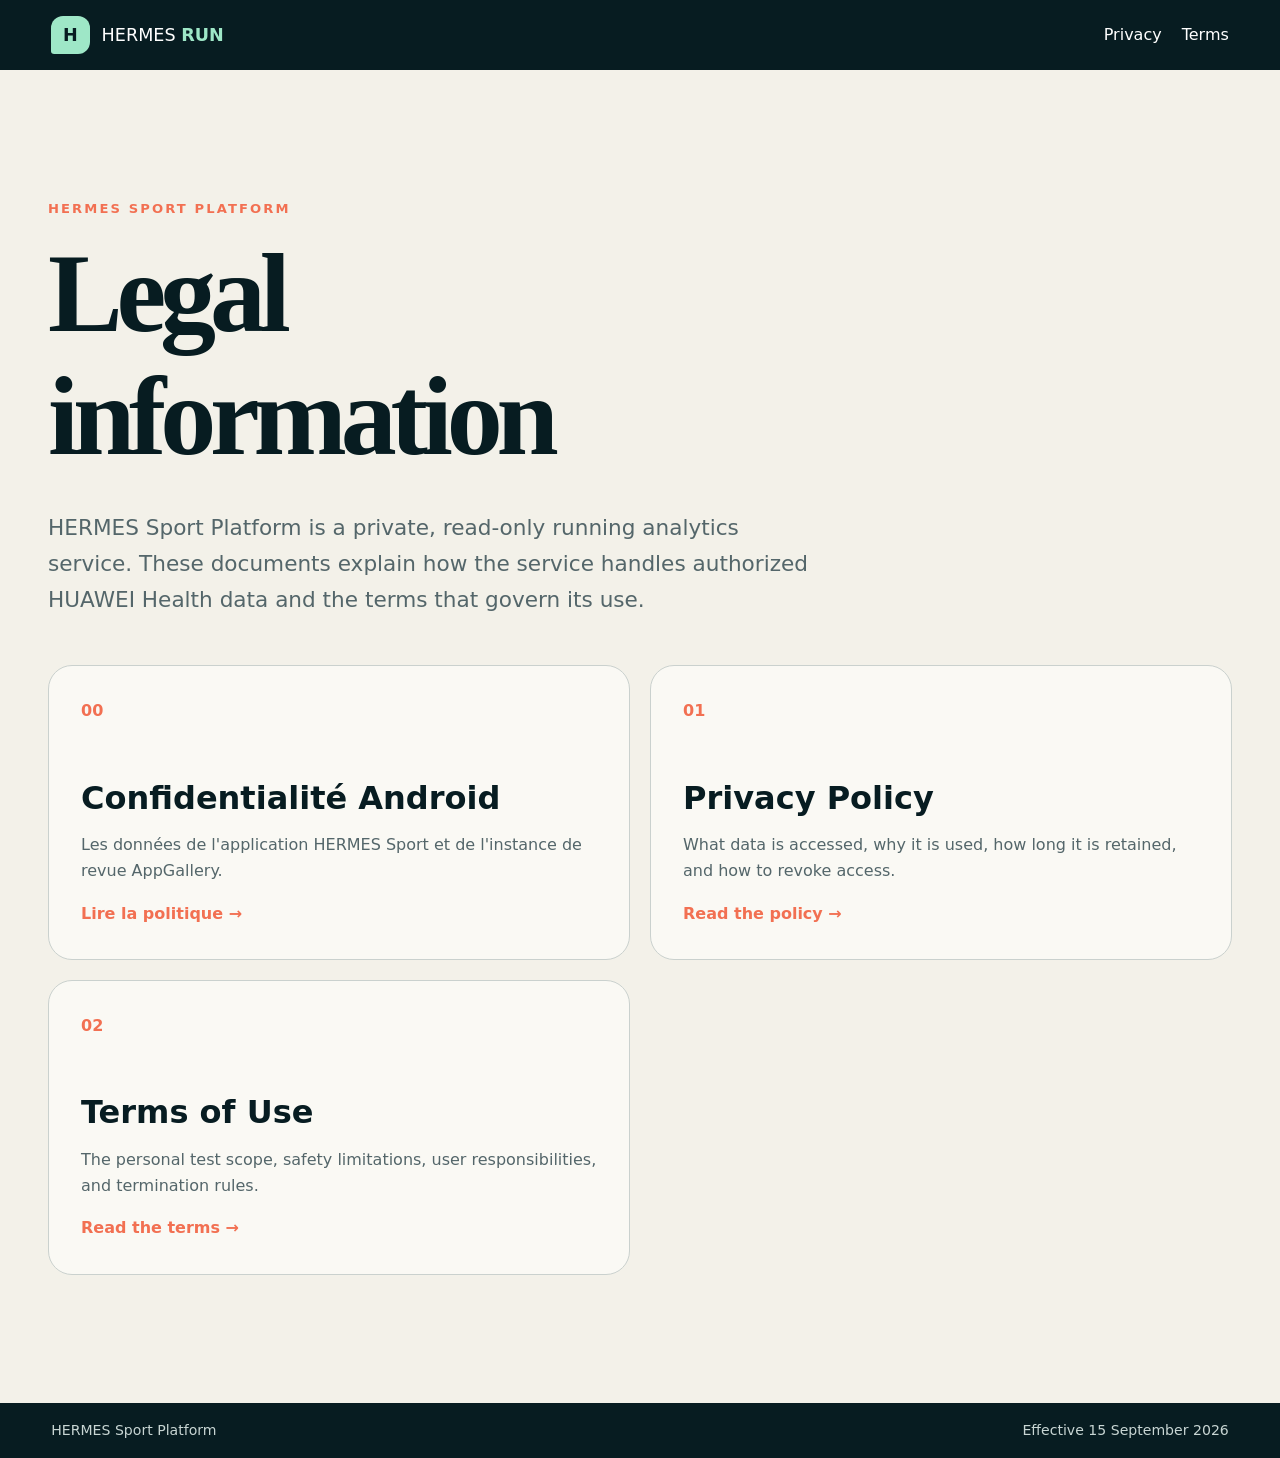
<file: index.html>
<!doctype html>
<html lang="en">
  <head>
    <meta charset="utf-8">
    <meta name="viewport" content="width=device-width, initial-scale=1">
    <meta name="description" content="Legal information for HERMES Sport Platform.">
    <title>HERMES Sport Platform — Legal</title>
    <link rel="stylesheet" href="assets/style.css">
  </head>
  <body>
    <header class="site-header">
      <a class="brand" href="./" aria-label="HERMES Sport Platform legal home">
        <span class="brand-mark" aria-hidden="true">H</span>
        <span>HERMES <strong>RUN</strong></span>
      </a>
      <nav aria-label="Legal navigation">
        <a href="privacy/">Privacy</a>
        <a href="terms/">Terms</a>
      </nav>
    </header>

    <main class="landing">
      <p class="eyebrow">HERMES SPORT PLATFORM</p>
      <h1>Legal information</h1>
      <p class="lede">
        HERMES Sport Platform is a private, read-only running analytics service. These documents
        explain how the service handles authorized HUAWEI Health data and the terms that govern its
        use.
      </p>
      <div class="card-grid">
        <a class="card" href="mobile/privacy/">
          <span class="card-number">00</span>
          <h2>Confidentialité Android</h2>
          <p>Les données de l'application HERMES Sport et de l'instance de revue AppGallery.</p>
          <span class="card-link">Lire la politique →</span>
        </a>
        <a class="card" href="privacy/">
          <span class="card-number">01</span>
          <h2>Privacy Policy</h2>
          <p>What data is accessed, why it is used, how long it is retained, and how to revoke access.</p>
          <span class="card-link">Read the policy →</span>
        </a>
        <a class="card" href="terms/">
          <span class="card-number">02</span>
          <h2>Terms of Use</h2>
          <p>The personal test scope, safety limitations, user responsibilities, and termination rules.</p>
          <span class="card-link">Read the terms →</span>
        </a>
      </div>
    </main>

    <footer>
      <span>HERMES Sport Platform</span>
      <span>Effective 15 September 2026</span>
    </footer>
  </body>
</html>
</file>
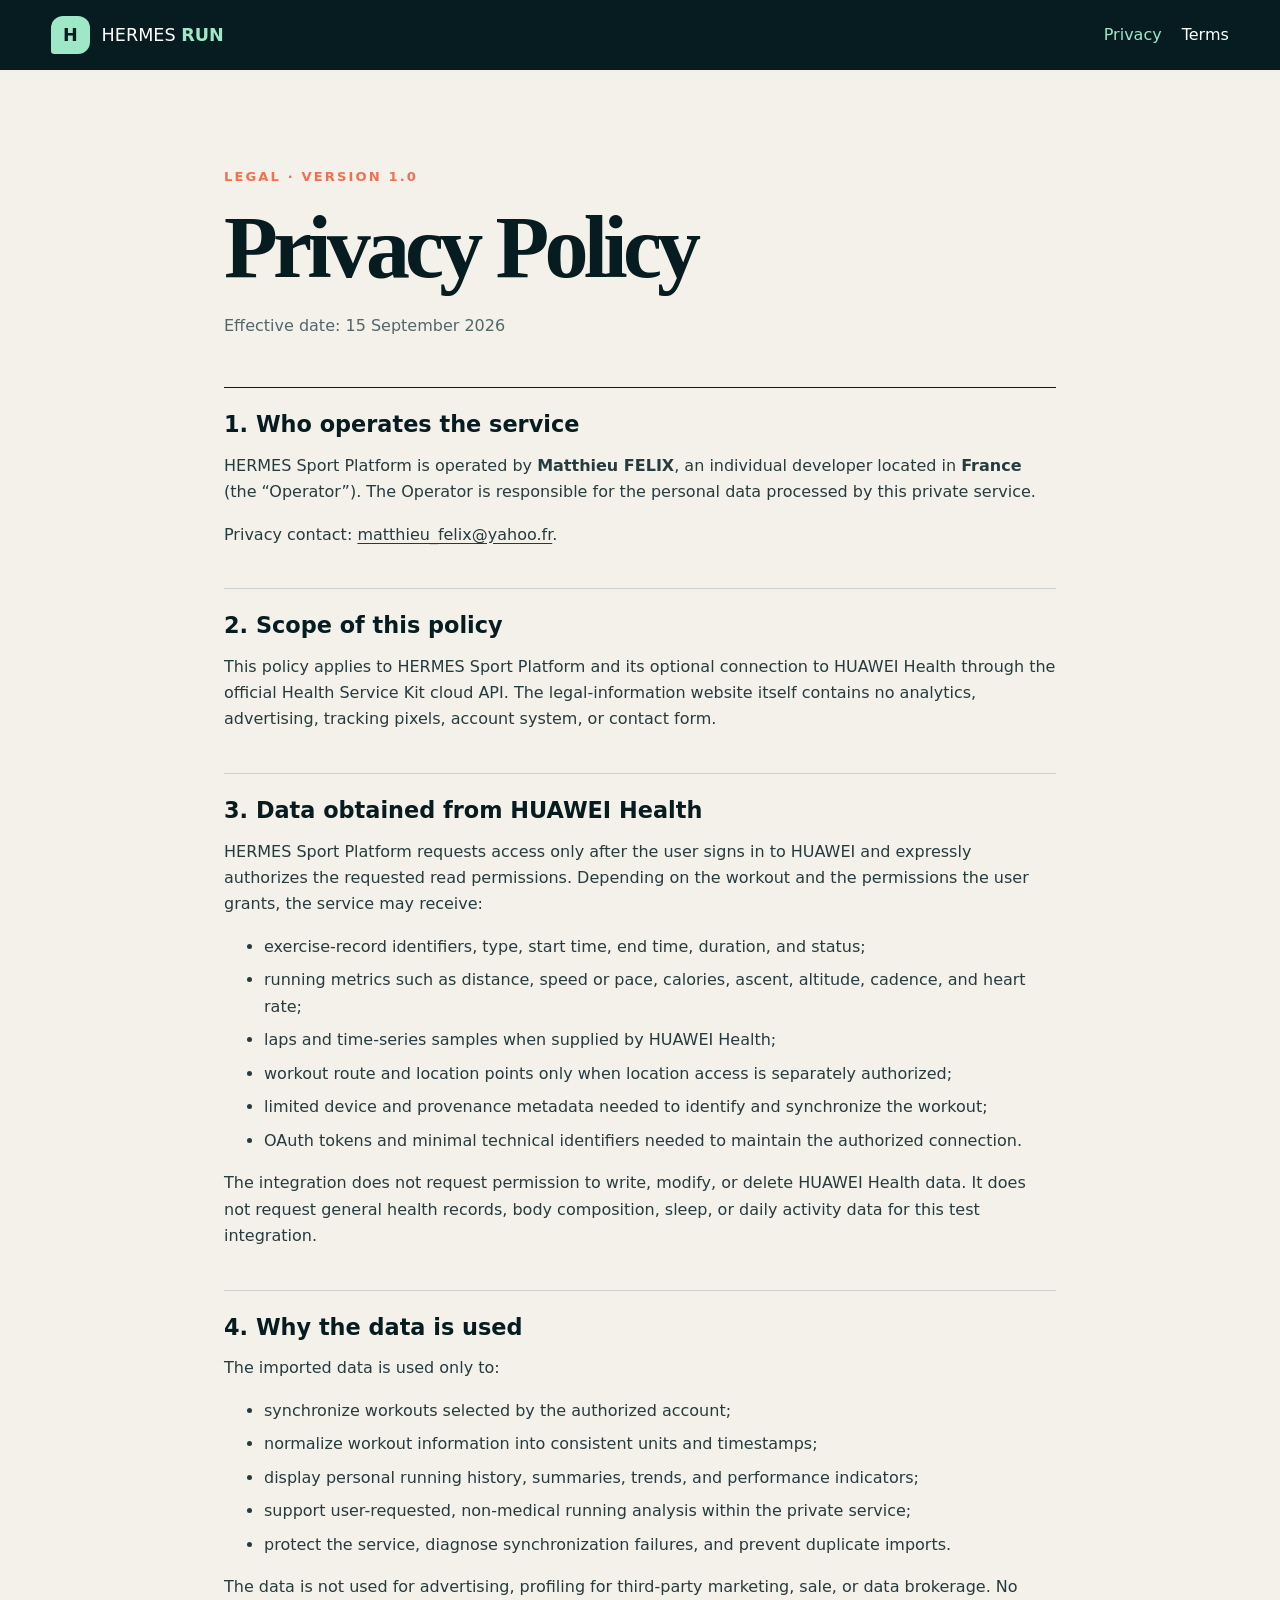
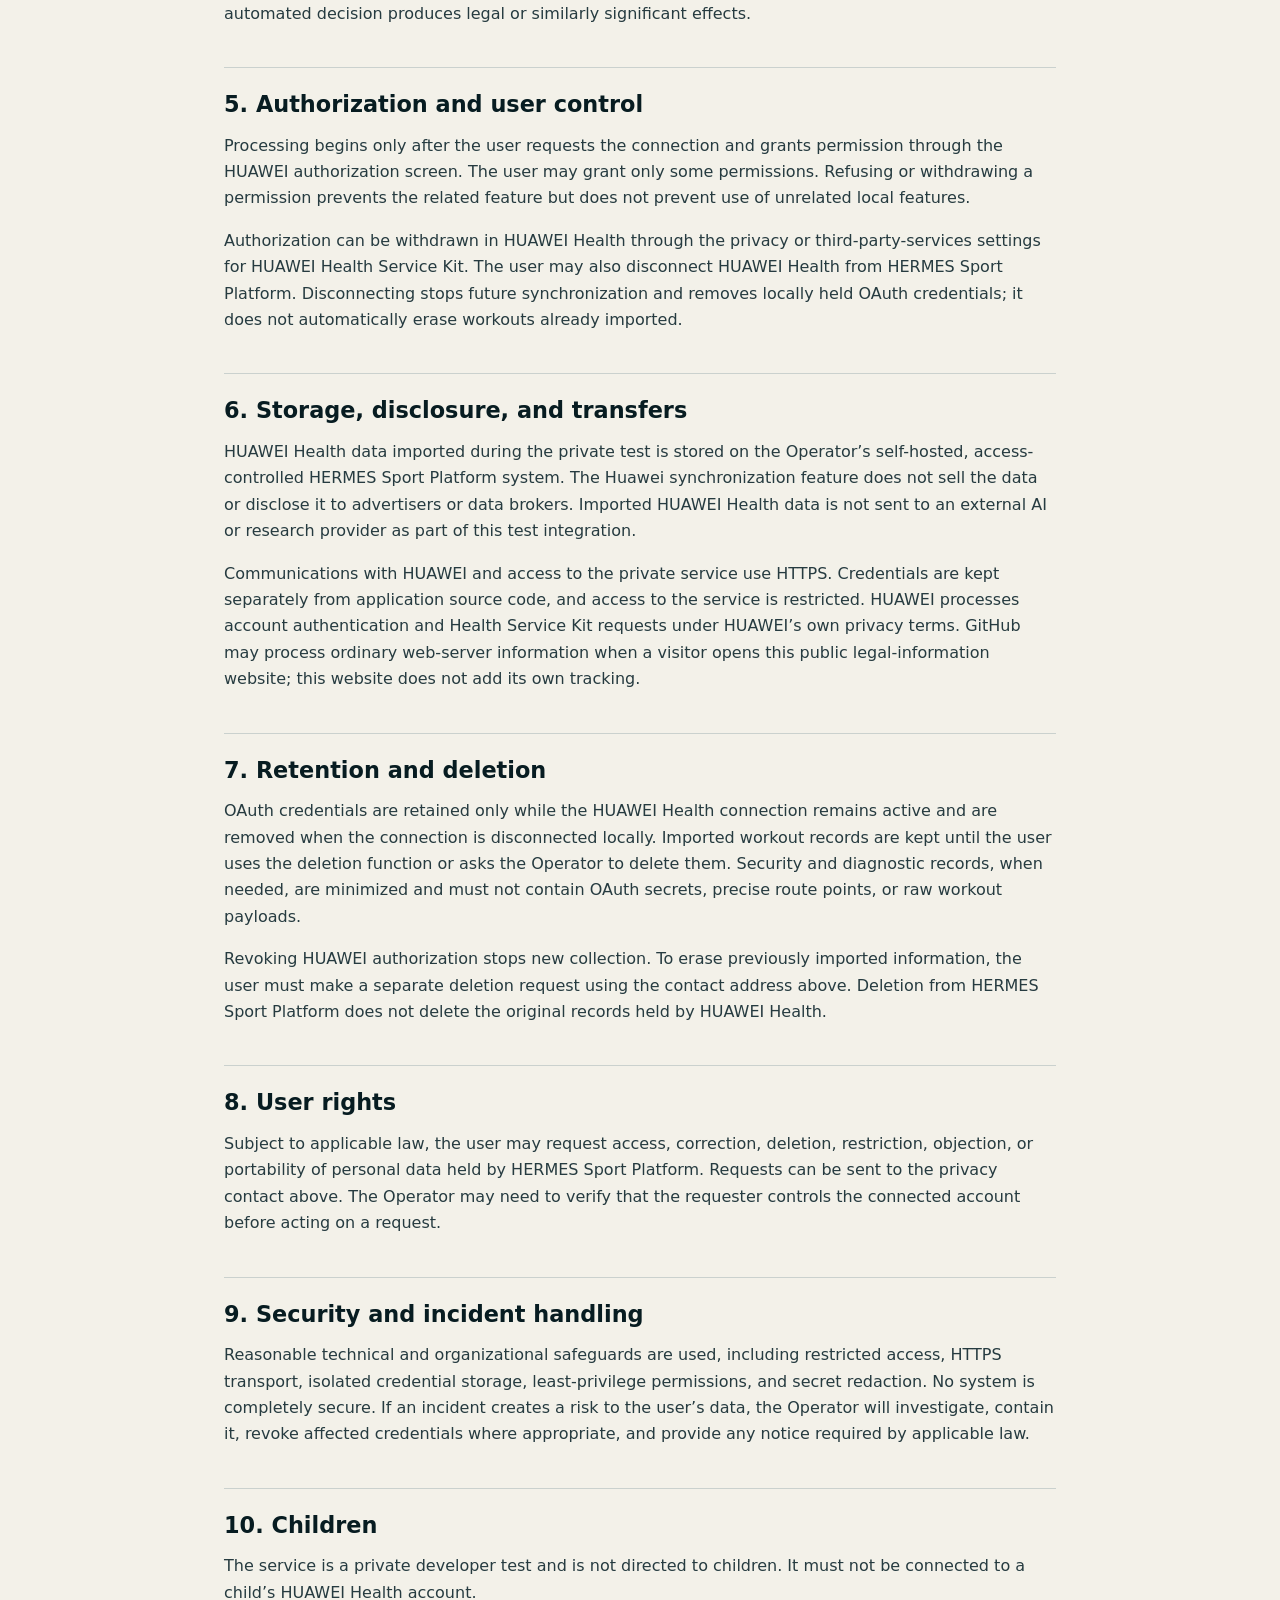
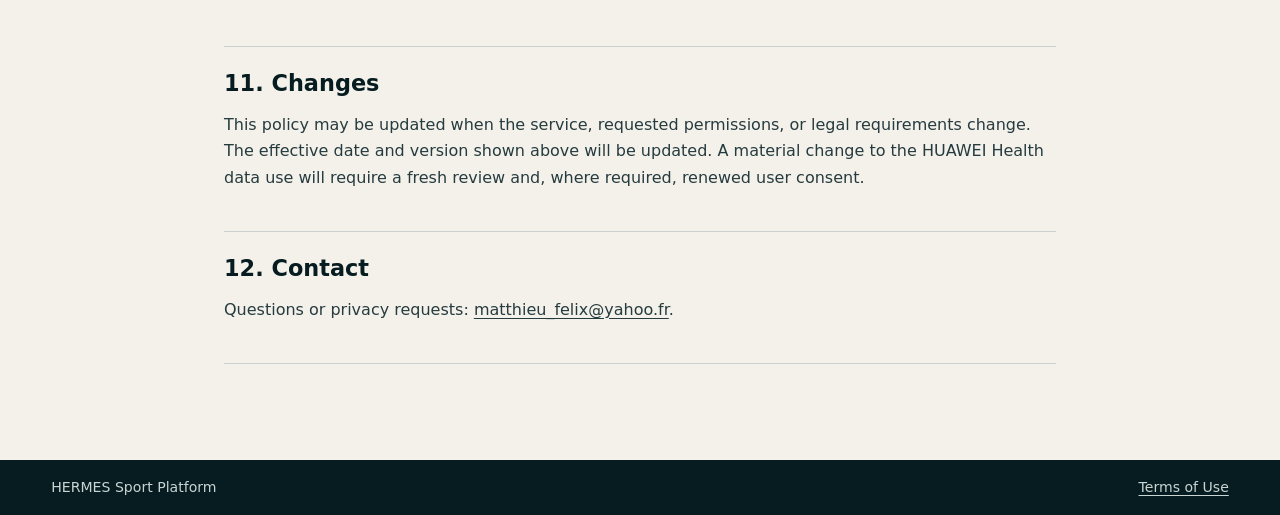
<file: privacy/index.html>
<!doctype html>
<html lang="en">
  <head>
    <meta charset="utf-8">
    <meta name="viewport" content="width=device-width, initial-scale=1">
    <meta name="description" content="Privacy Policy for HERMES Sport Platform.">
    <title>Privacy Policy — HERMES Sport Platform</title>
    <link rel="stylesheet" href="../assets/style.css">
  </head>
  <body>
    <header class="site-header">
      <a class="brand" href="../" aria-label="HERMES Sport Platform legal home">
        <span class="brand-mark" aria-hidden="true">H</span>
        <span>HERMES <strong>RUN</strong></span>
      </a>
      <nav aria-label="Legal navigation">
        <a aria-current="page" href="./">Privacy</a>
        <a href="../terms/">Terms</a>
      </nav>
    </header>

    <main class="document">
      <div class="document-heading">
        <p class="eyebrow">LEGAL · VERSION 1.0</p>
        <h1>Privacy Policy</h1>
        <p class="meta">Effective date: 15 September 2026</p>
      </div>

      <section>
        <h2>1. Who operates the service</h2>
        <p>
          HERMES Sport Platform is operated by <strong>Matthieu FELIX</strong>, an individual
          developer located in <strong>France</strong> (the “Operator”). The Operator is
          responsible for the personal data processed by this private service.
        </p>
        <p>Privacy contact: <a href="mailto:matthieu_felix@yahoo.fr">matthieu_felix@yahoo.fr</a>.</p>
      </section>

      <section>
        <h2>2. Scope of this policy</h2>
        <p>
          This policy applies to HERMES Sport Platform and its optional connection to HUAWEI Health
          through the official Health Service Kit cloud API. The legal-information website itself
          contains no analytics, advertising, tracking pixels, account system, or contact form.
        </p>
      </section>

      <section>
        <h2>3. Data obtained from HUAWEI Health</h2>
        <p>
          HERMES Sport Platform requests access only after the user signs in to HUAWEI and expressly
          authorizes the requested read permissions. Depending on the workout and the permissions the
          user grants, the service may receive:
        </p>
        <ul>
          <li>exercise-record identifiers, type, start time, end time, duration, and status;</li>
          <li>running metrics such as distance, speed or pace, calories, ascent, altitude, cadence, and heart rate;</li>
          <li>laps and time-series samples when supplied by HUAWEI Health;</li>
          <li>workout route and location points only when location access is separately authorized;</li>
          <li>limited device and provenance metadata needed to identify and synchronize the workout;</li>
          <li>OAuth tokens and minimal technical identifiers needed to maintain the authorized connection.</li>
        </ul>
        <p>
          The integration does not request permission to write, modify, or delete HUAWEI Health data.
          It does not request general health records, body composition, sleep, or daily activity data
          for this test integration.
        </p>
      </section>

      <section>
        <h2>4. Why the data is used</h2>
        <p>The imported data is used only to:</p>
        <ul>
          <li>synchronize workouts selected by the authorized account;</li>
          <li>normalize workout information into consistent units and timestamps;</li>
          <li>display personal running history, summaries, trends, and performance indicators;</li>
          <li>support user-requested, non-medical running analysis within the private service;</li>
          <li>protect the service, diagnose synchronization failures, and prevent duplicate imports.</li>
        </ul>
        <p>
          The data is not used for advertising, profiling for third-party marketing, sale, or data
          brokerage. No automated decision produces legal or similarly significant effects.
        </p>
      </section>

      <section>
        <h2>5. Authorization and user control</h2>
        <p>
          Processing begins only after the user requests the connection and grants permission through
          the HUAWEI authorization screen. The user may grant only some permissions. Refusing or
          withdrawing a permission prevents the related feature but does not prevent use of unrelated
          local features.
        </p>
        <p>
          Authorization can be withdrawn in HUAWEI Health through the privacy or third-party-services
          settings for HUAWEI Health Service Kit. The user may also disconnect HUAWEI Health from
          HERMES Sport Platform. Disconnecting stops future synchronization and removes locally held
          OAuth credentials; it does not automatically erase workouts already imported.
        </p>
      </section>

      <section>
        <h2>6. Storage, disclosure, and transfers</h2>
        <p>
          HUAWEI Health data imported during the private test is stored on the Operator’s self-hosted,
          access-controlled HERMES Sport Platform system. The Huawei synchronization feature does not
          sell the data or disclose it to advertisers or data brokers. Imported HUAWEI Health data is
          not sent to an external AI or research provider as part of this test integration.
        </p>
        <p>
          Communications with HUAWEI and access to the private service use HTTPS. Credentials are kept
          separately from application source code, and access to the service is restricted. HUAWEI
          processes account authentication and Health Service Kit requests under HUAWEI’s own privacy
          terms. GitHub may process ordinary web-server information when a visitor opens this public
          legal-information website; this website does not add its own tracking.
        </p>
      </section>

      <section>
        <h2>7. Retention and deletion</h2>
        <p>
          OAuth credentials are retained only while the HUAWEI Health connection remains active and
          are removed when the connection is disconnected locally. Imported workout records are kept
          until the user uses the deletion function or asks the Operator to delete them. Security and
          diagnostic records, when needed, are minimized and must not contain OAuth secrets, precise
          route points, or raw workout payloads.
        </p>
        <p>
          Revoking HUAWEI authorization stops new collection. To erase previously imported information,
          the user must make a separate deletion request using the contact address above. Deletion from
          HERMES Sport Platform does not delete the original records held by HUAWEI Health.
        </p>
      </section>

      <section>
        <h2>8. User rights</h2>
        <p>
          Subject to applicable law, the user may request access, correction, deletion, restriction,
          objection, or portability of personal data held by HERMES Sport Platform. Requests can be
          sent to the privacy contact above. The Operator may need to verify that the requester controls
          the connected account before acting on a request.
        </p>
      </section>

      <section>
        <h2>9. Security and incident handling</h2>
        <p>
          Reasonable technical and organizational safeguards are used, including restricted access,
          HTTPS transport, isolated credential storage, least-privilege permissions, and secret
          redaction. No system is completely secure. If an incident creates a risk to the user’s data,
          the Operator will investigate, contain it, revoke affected credentials where appropriate,
          and provide any notice required by applicable law.
        </p>
      </section>

      <section>
        <h2>10. Children</h2>
        <p>
          The service is a private developer test and is not directed to children. It must not be
          connected to a child’s HUAWEI Health account.
        </p>
      </section>

      <section>
        <h2>11. Changes</h2>
        <p>
          This policy may be updated when the service, requested permissions, or legal requirements
          change. The effective date and version shown above will be updated. A material change to the
          HUAWEI Health data use will require a fresh review and, where required, renewed user consent.
        </p>
      </section>

      <section>
        <h2>12. Contact</h2>
        <p>
          Questions or privacy requests: <a href="mailto:matthieu_felix@yahoo.fr">matthieu_felix@yahoo.fr</a>.
        </p>
      </section>
    </main>

    <footer>
      <span>HERMES Sport Platform</span>
      <span><a href="../terms/">Terms of Use</a></span>
    </footer>
  </body>
</html>
</file>
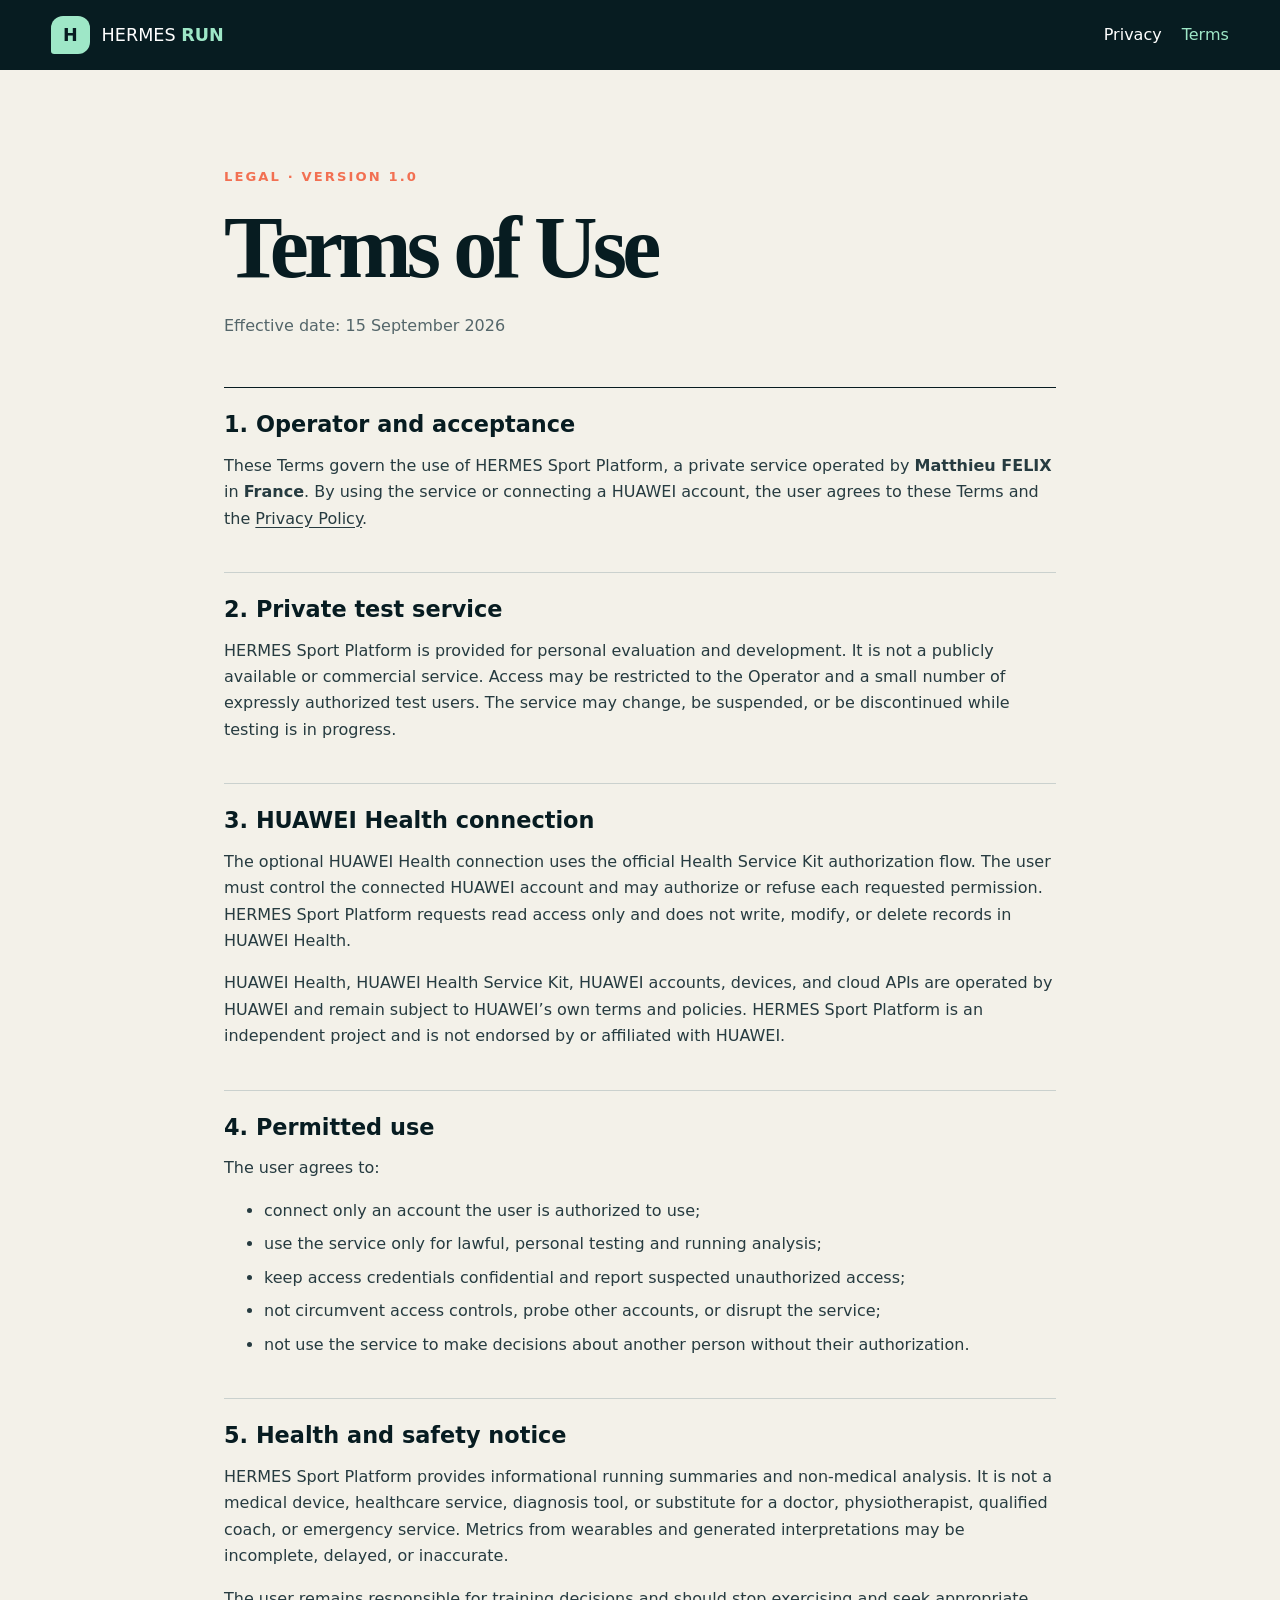
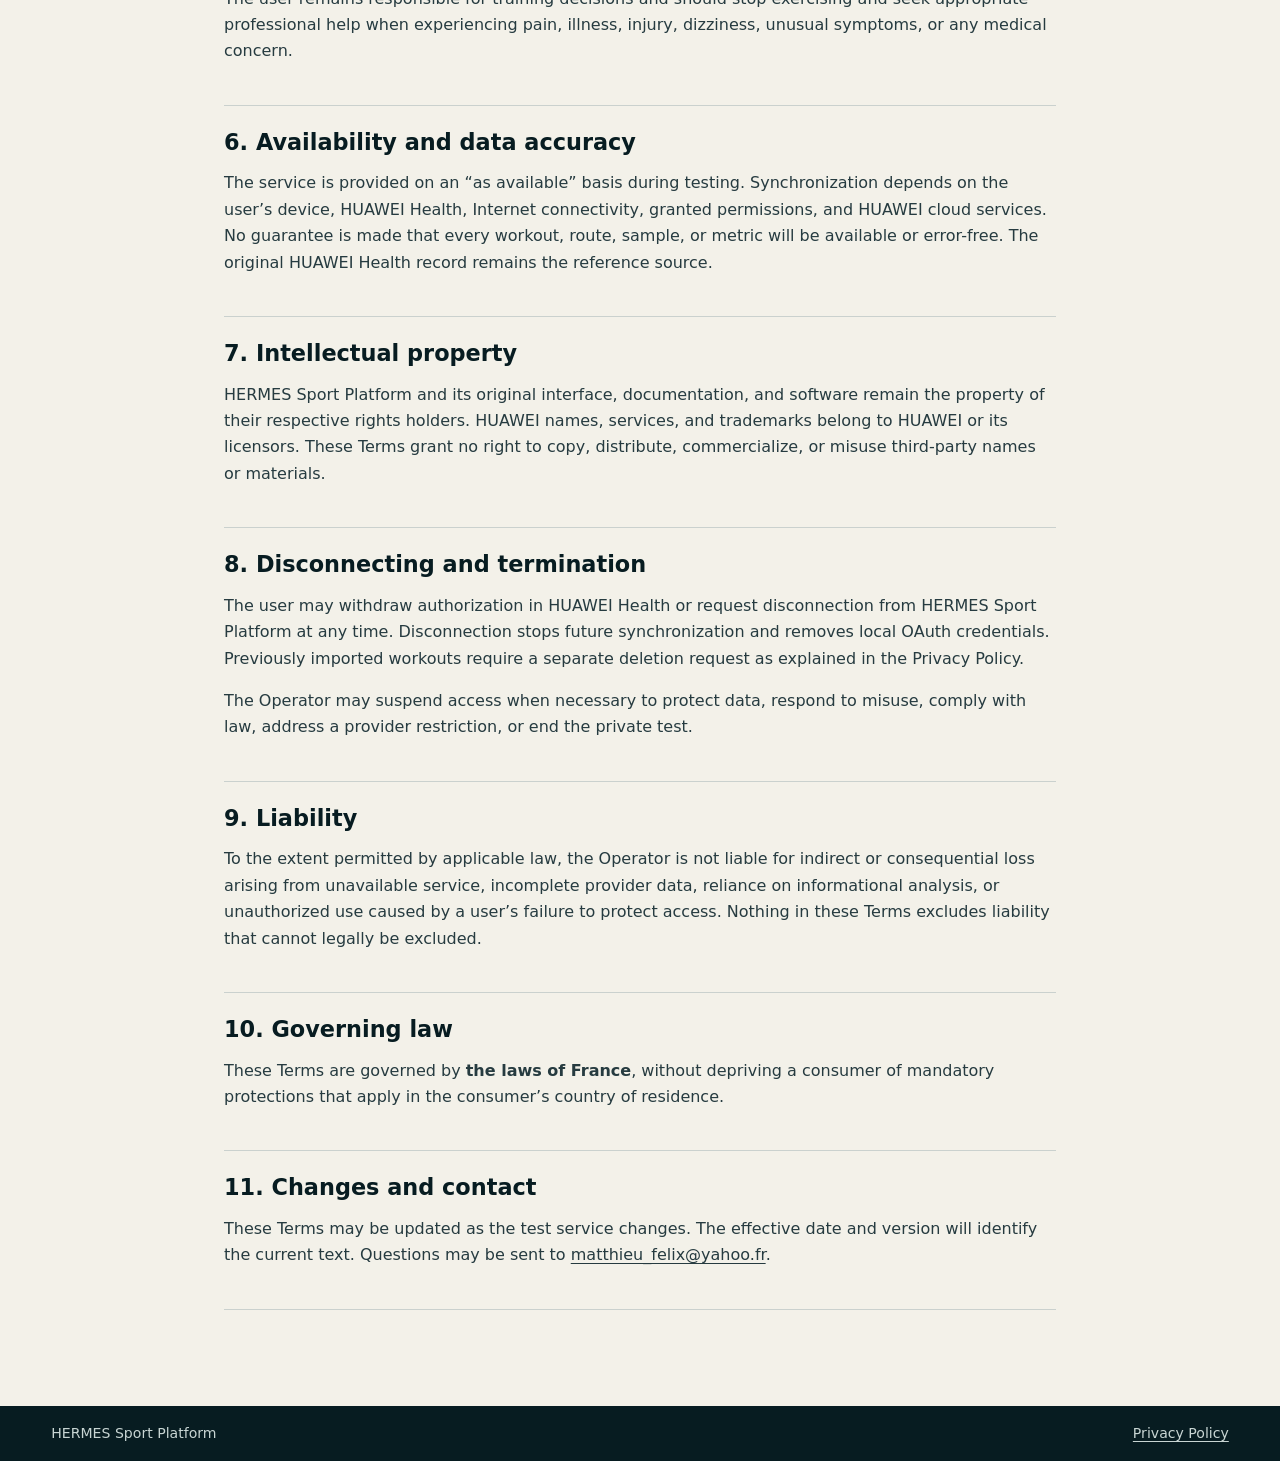
<file: terms/index.html>
<!doctype html>
<html lang="en">
  <head>
    <meta charset="utf-8">
    <meta name="viewport" content="width=device-width, initial-scale=1">
    <meta name="description" content="Terms of Use for HERMES Sport Platform.">
    <title>Terms of Use — HERMES Sport Platform</title>
    <link rel="stylesheet" href="../assets/style.css">
  </head>
  <body>
    <header class="site-header">
      <a class="brand" href="../" aria-label="HERMES Sport Platform legal home">
        <span class="brand-mark" aria-hidden="true">H</span>
        <span>HERMES <strong>RUN</strong></span>
      </a>
      <nav aria-label="Legal navigation">
        <a href="../privacy/">Privacy</a>
        <a aria-current="page" href="./">Terms</a>
      </nav>
    </header>

    <main class="document">
      <div class="document-heading">
        <p class="eyebrow">LEGAL · VERSION 1.0</p>
        <h1>Terms of Use</h1>
        <p class="meta">Effective date: 15 September 2026</p>
      </div>

      <section>
        <h2>1. Operator and acceptance</h2>
        <p>
          These Terms govern the use of HERMES Sport Platform, a private service operated by
          <strong>Matthieu FELIX</strong> in <strong>France</strong>. By using the
          service or connecting a HUAWEI account, the user agrees to these Terms and the
          <a href="../privacy/">Privacy Policy</a>.
        </p>
      </section>

      <section>
        <h2>2. Private test service</h2>
        <p>
          HERMES Sport Platform is provided for personal evaluation and development. It is not a
          publicly available or commercial service. Access may be restricted to the Operator and a
          small number of expressly authorized test users. The service may change, be suspended, or
          be discontinued while testing is in progress.
        </p>
      </section>

      <section>
        <h2>3. HUAWEI Health connection</h2>
        <p>
          The optional HUAWEI Health connection uses the official Health Service Kit authorization
          flow. The user must control the connected HUAWEI account and may authorize or refuse each
          requested permission. HERMES Sport Platform requests read access only and does not write,
          modify, or delete records in HUAWEI Health.
        </p>
        <p>
          HUAWEI Health, HUAWEI Health Service Kit, HUAWEI accounts, devices, and cloud APIs are
          operated by HUAWEI and remain subject to HUAWEI’s own terms and policies. HERMES Sport
          Platform is an independent project and is not endorsed by or affiliated with HUAWEI.
        </p>
      </section>

      <section>
        <h2>4. Permitted use</h2>
        <p>The user agrees to:</p>
        <ul>
          <li>connect only an account the user is authorized to use;</li>
          <li>use the service only for lawful, personal testing and running analysis;</li>
          <li>keep access credentials confidential and report suspected unauthorized access;</li>
          <li>not circumvent access controls, probe other accounts, or disrupt the service;</li>
          <li>not use the service to make decisions about another person without their authorization.</li>
        </ul>
      </section>

      <section>
        <h2>5. Health and safety notice</h2>
        <p>
          HERMES Sport Platform provides informational running summaries and non-medical analysis.
          It is not a medical device, healthcare service, diagnosis tool, or substitute for a doctor,
          physiotherapist, qualified coach, or emergency service. Metrics from wearables and generated
          interpretations may be incomplete, delayed, or inaccurate.
        </p>
        <p>
          The user remains responsible for training decisions and should stop exercising and seek
          appropriate professional help when experiencing pain, illness, injury, dizziness, unusual
          symptoms, or any medical concern.
        </p>
      </section>

      <section>
        <h2>6. Availability and data accuracy</h2>
        <p>
          The service is provided on an “as available” basis during testing. Synchronization depends
          on the user’s device, HUAWEI Health, Internet connectivity, granted permissions, and HUAWEI
          cloud services. No guarantee is made that every workout, route, sample, or metric will be
          available or error-free. The original HUAWEI Health record remains the reference source.
        </p>
      </section>

      <section>
        <h2>7. Intellectual property</h2>
        <p>
          HERMES Sport Platform and its original interface, documentation, and software remain the
          property of their respective rights holders. HUAWEI names, services, and trademarks belong
          to HUAWEI or its licensors. These Terms grant no right to copy, distribute, commercialize,
          or misuse third-party names or materials.
        </p>
      </section>

      <section>
        <h2>8. Disconnecting and termination</h2>
        <p>
          The user may withdraw authorization in HUAWEI Health or request disconnection from HERMES
          Sport Platform at any time. Disconnection stops future synchronization and removes local
          OAuth credentials. Previously imported workouts require a separate deletion request as
          explained in the Privacy Policy.
        </p>
        <p>
          The Operator may suspend access when necessary to protect data, respond to misuse, comply
          with law, address a provider restriction, or end the private test.
        </p>
      </section>

      <section>
        <h2>9. Liability</h2>
        <p>
          To the extent permitted by applicable law, the Operator is not liable for indirect or
          consequential loss arising from unavailable service, incomplete provider data, reliance on
          informational analysis, or unauthorized use caused by a user’s failure to protect access.
          Nothing in these Terms excludes liability that cannot legally be excluded.
        </p>
      </section>

      <section>
        <h2>10. Governing law</h2>
        <p>
          These Terms are governed by <strong>the laws of France</strong>, without depriving a
          consumer of mandatory protections that apply in the consumer’s country of residence.
        </p>
      </section>

      <section>
        <h2>11. Changes and contact</h2>
        <p>
          These Terms may be updated as the test service changes. The effective date and version will
          identify the current text. Questions may be sent to
          <a href="mailto:matthieu_felix@yahoo.fr">matthieu_felix@yahoo.fr</a>.
        </p>
      </section>
    </main>

    <footer>
      <span>HERMES Sport Platform</span>
      <span><a href="../privacy/">Privacy Policy</a></span>
    </footer>
  </body>
</html>
</file>
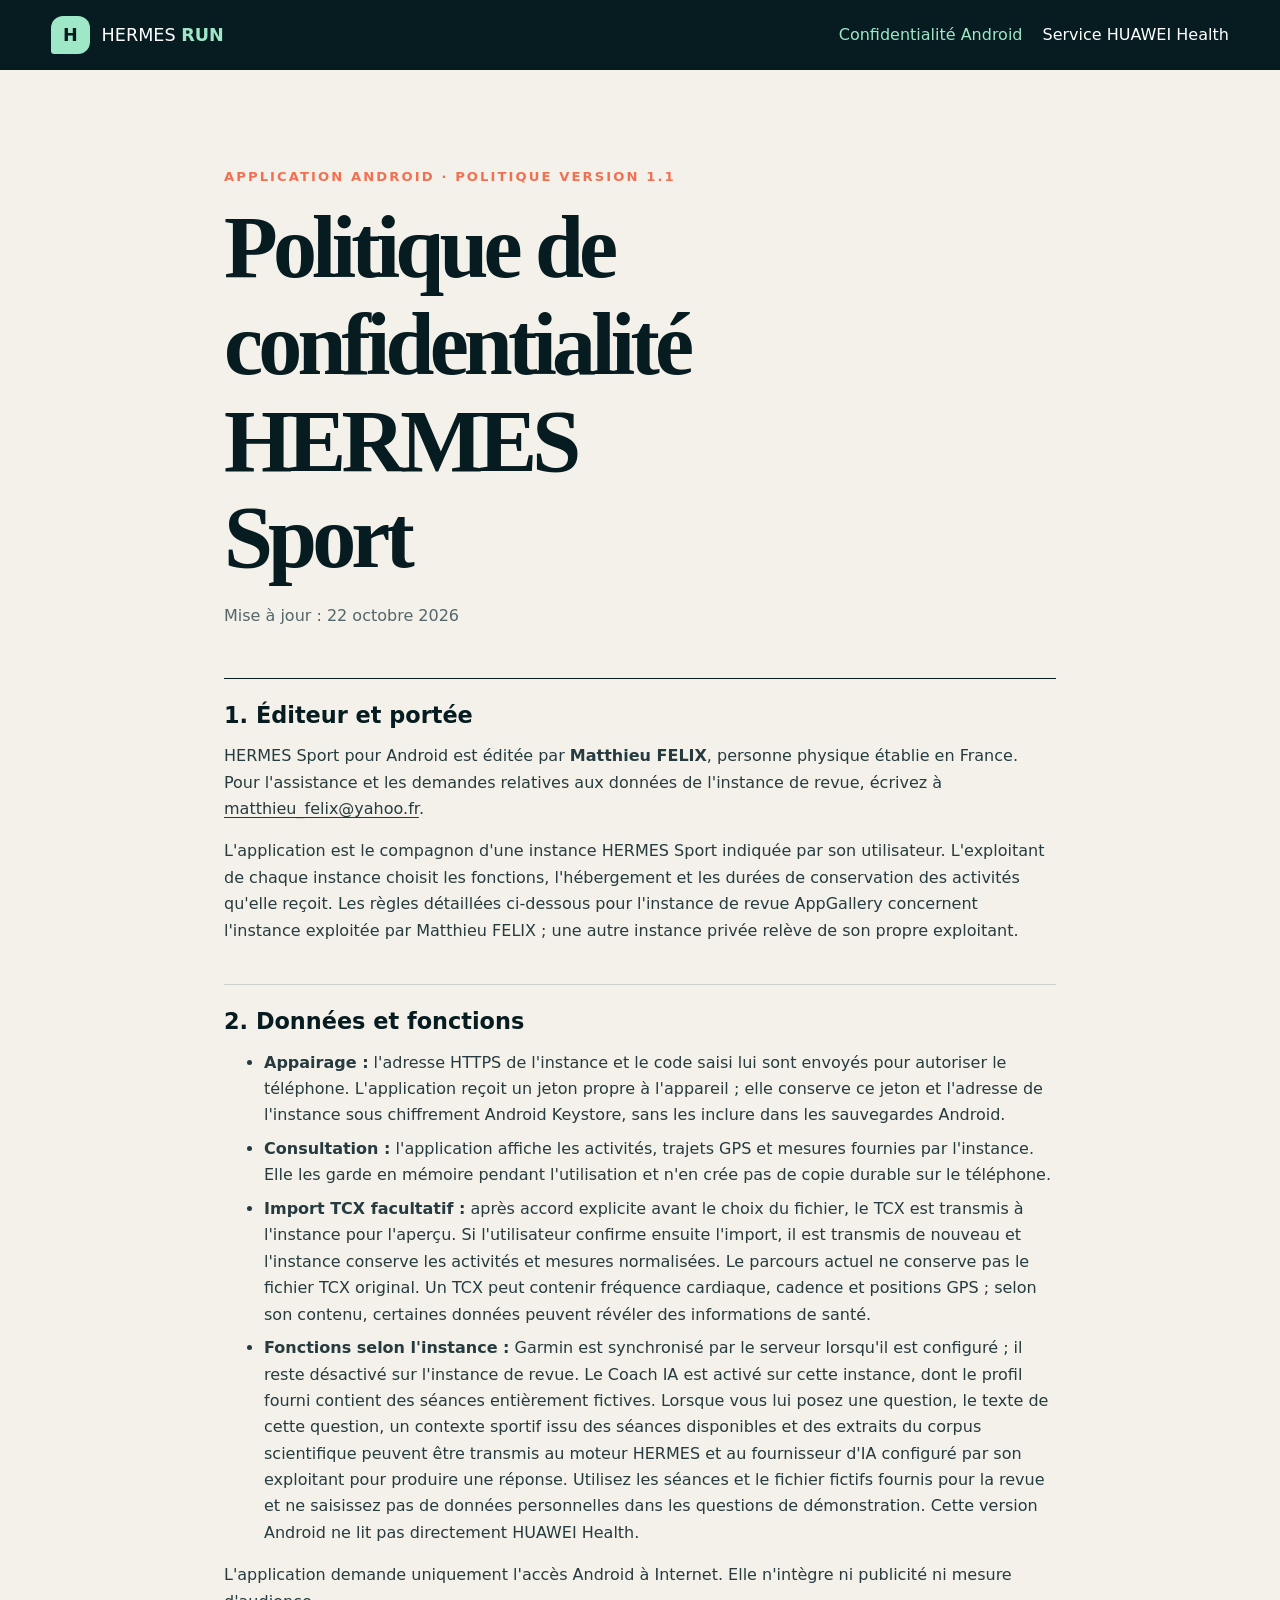
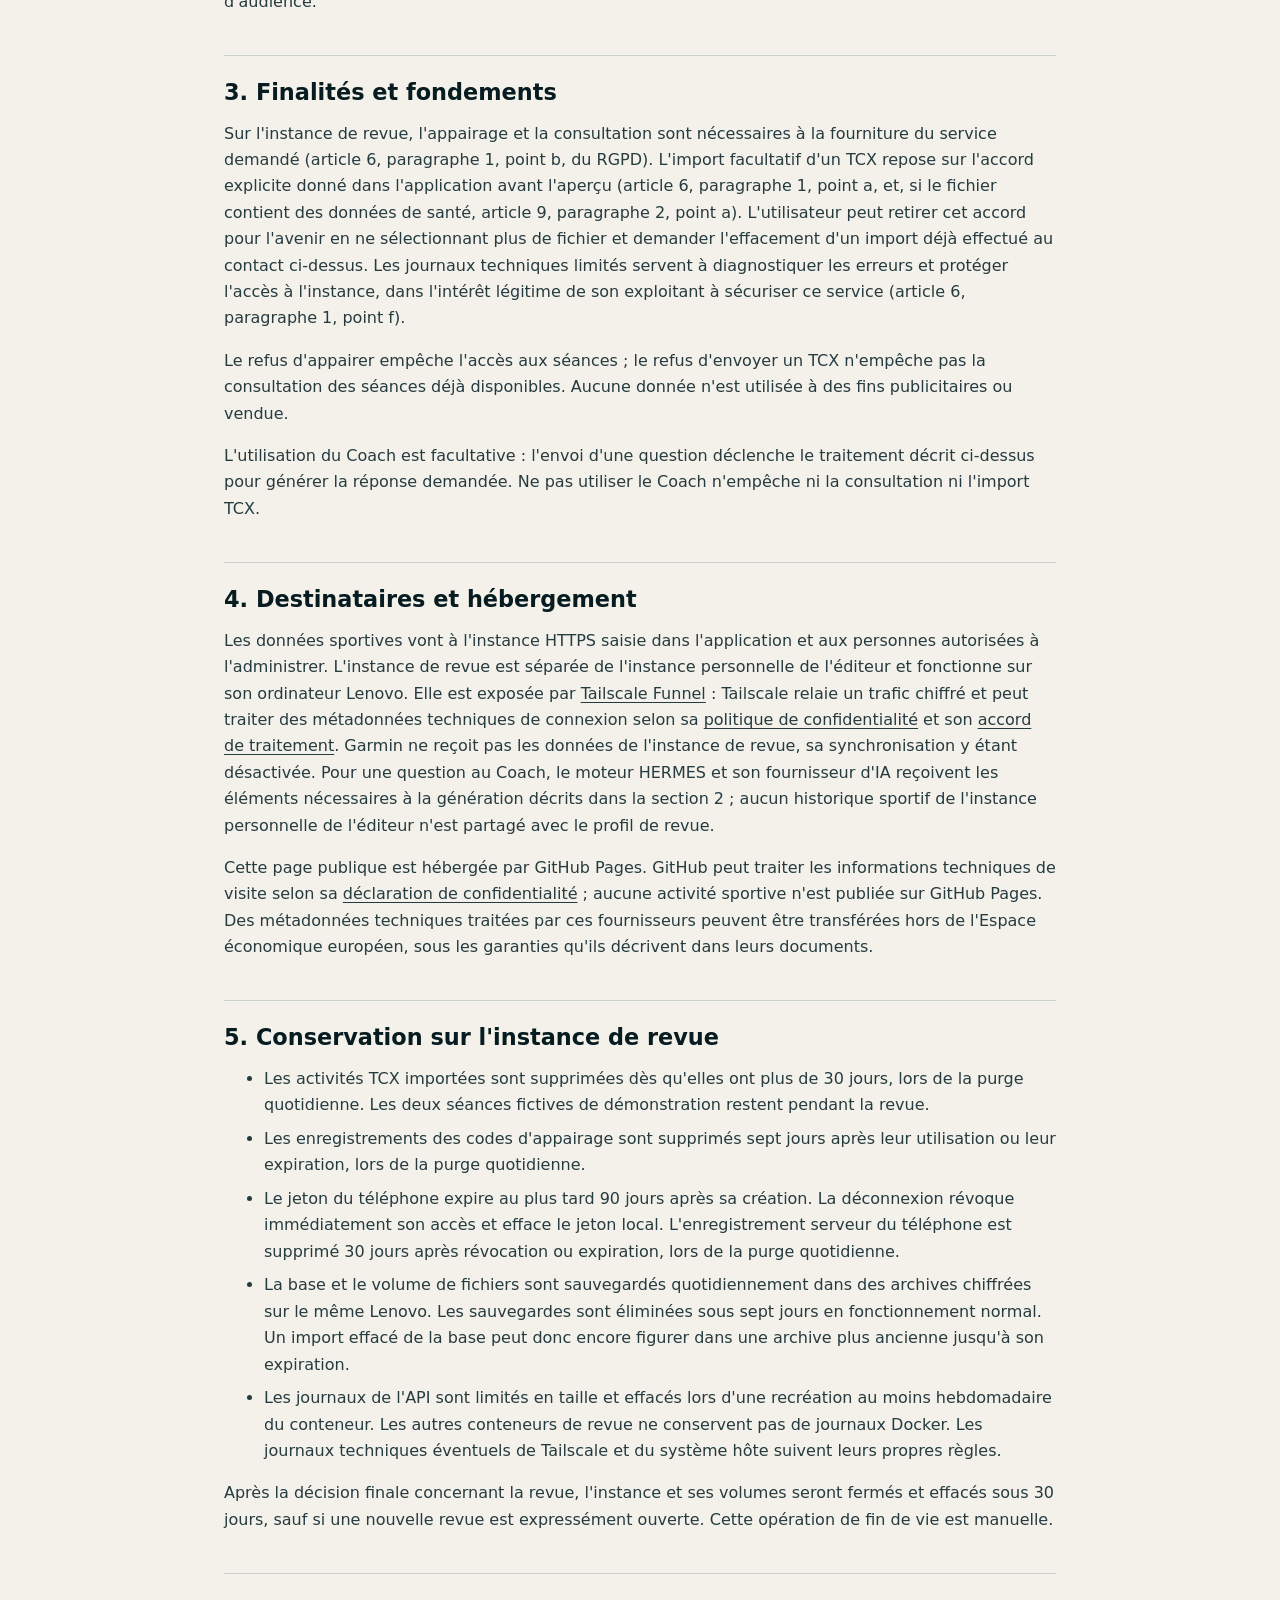
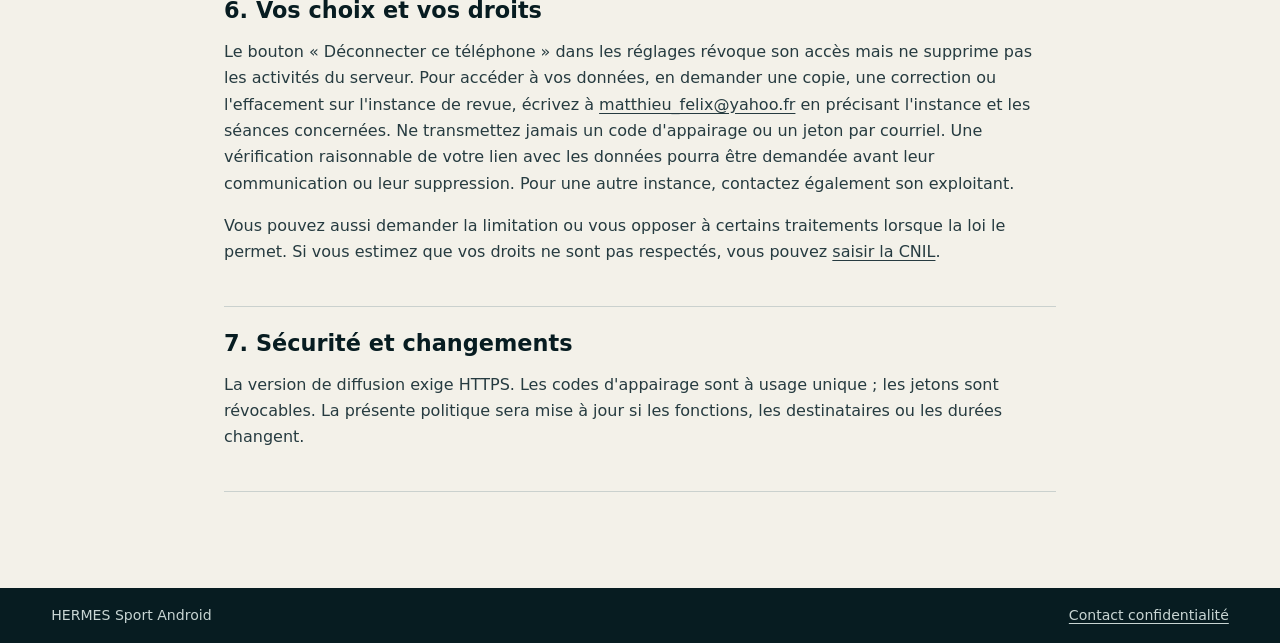
<file: mobile/privacy/index.html>
<!doctype html>
<html lang="fr">
  <head>
    <meta charset="utf-8">
    <meta name="viewport" content="width=device-width, initial-scale=1">
    <meta name="description" content="Politique de confidentialité de l'application Android HERMES Sport.">
    <title>Confidentialité — HERMES Sport Android</title>
    <link rel="stylesheet" href="../../assets/style.css">
  </head>
  <body>
    <header class="site-header">
      <a class="brand" href="../../" aria-label="Accueil des informations légales HERMES">
        <span class="brand-mark" aria-hidden="true">H</span>
        <span>HERMES <strong>RUN</strong></span>
      </a>
      <nav aria-label="Navigation">
        <a aria-current="page" href="./">Confidentialité Android</a>
        <a href="../../privacy/">Service HUAWEI Health</a>
      </nav>
    </header>

    <main class="document">
      <div class="document-heading">
        <p class="eyebrow">APPLICATION ANDROID · POLITIQUE VERSION 1.1</p>
        <h1>Politique de confidentialité HERMES Sport</h1>
        <p class="meta">Mise à jour : 22 octobre 2026</p>
      </div>

      <section>
        <h2>1. Éditeur et portée</h2>
        <p>HERMES Sport pour Android est éditée par <strong>Matthieu FELIX</strong>, personne physique établie en France. Pour l'assistance et les demandes relatives aux données de l'instance de revue, écrivez à <a href="mailto:matthieu_felix@yahoo.fr">matthieu_felix@yahoo.fr</a>.</p>
        <p>L'application est le compagnon d'une instance HERMES Sport indiquée par son utilisateur. L'exploitant de chaque instance choisit les fonctions, l'hébergement et les durées de conservation des activités qu'elle reçoit. Les règles détaillées ci-dessous pour l'instance de revue AppGallery concernent l'instance exploitée par Matthieu FELIX ; une autre instance privée relève de son propre exploitant.</p>
      </section>

      <section>
        <h2>2. Données et fonctions</h2>
        <ul>
          <li><strong>Appairage :</strong> l'adresse HTTPS de l'instance et le code saisi lui sont envoyés pour autoriser le téléphone. L'application reçoit un jeton propre à l'appareil ; elle conserve ce jeton et l'adresse de l'instance sous chiffrement Android Keystore, sans les inclure dans les sauvegardes Android.</li>
          <li><strong>Consultation :</strong> l'application affiche les activités, trajets GPS et mesures fournies par l'instance. Elle les garde en mémoire pendant l'utilisation et n'en crée pas de copie durable sur le téléphone.</li>
          <li><strong>Import TCX facultatif :</strong> après accord explicite avant le choix du fichier, le TCX est transmis à l'instance pour l'aperçu. Si l'utilisateur confirme ensuite l'import, il est transmis de nouveau et l'instance conserve les activités et mesures normalisées. Le parcours actuel ne conserve pas le fichier TCX original. Un TCX peut contenir fréquence cardiaque, cadence et positions GPS ; selon son contenu, certaines données peuvent révéler des informations de santé.</li>
          <li><strong>Fonctions selon l'instance :</strong> Garmin est synchronisé par le serveur lorsqu'il est configuré ; il reste désactivé sur l'instance de revue. Le Coach IA est activé sur cette instance, dont le profil fourni contient des séances entièrement fictives. Lorsque vous lui posez une question, le texte de cette question, un contexte sportif issu des séances disponibles et des extraits du corpus scientifique peuvent être transmis au moteur HERMES et au fournisseur d'IA configuré par son exploitant pour produire une réponse. Utilisez les séances et le fichier fictifs fournis pour la revue et ne saisissez pas de données personnelles dans les questions de démonstration. Cette version Android ne lit pas directement HUAWEI Health.</li>
        </ul>
        <p>L'application demande uniquement l'accès Android à Internet. Elle n'intègre ni publicité ni mesure d'audience.</p>
      </section>

      <section>
        <h2>3. Finalités et fondements</h2>
        <p>Sur l'instance de revue, l'appairage et la consultation sont nécessaires à la fourniture du service demandé (article 6, paragraphe 1, point b, du RGPD). L'import facultatif d'un TCX repose sur l'accord explicite donné dans l'application avant l'aperçu (article 6, paragraphe 1, point a, et, si le fichier contient des données de santé, article 9, paragraphe 2, point a). L'utilisateur peut retirer cet accord pour l'avenir en ne sélectionnant plus de fichier et demander l'effacement d'un import déjà effectué au contact ci-dessus. Les journaux techniques limités servent à diagnostiquer les erreurs et protéger l'accès à l'instance, dans l'intérêt légitime de son exploitant à sécuriser ce service (article 6, paragraphe 1, point f).</p>
        <p>Le refus d'appairer empêche l'accès aux séances ; le refus d'envoyer un TCX n'empêche pas la consultation des séances déjà disponibles. Aucune donnée n'est utilisée à des fins publicitaires ou vendue.</p>
        <p>L'utilisation du Coach est facultative : l'envoi d'une question déclenche le traitement décrit ci-dessus pour générer la réponse demandée. Ne pas utiliser le Coach n'empêche ni la consultation ni l'import TCX.</p>
      </section>

      <section>
        <h2>4. Destinataires et hébergement</h2>
        <p>Les données sportives vont à l'instance HTTPS saisie dans l'application et aux personnes autorisées à l'administrer. L'instance de revue est séparée de l'instance personnelle de l'éditeur et fonctionne sur son ordinateur Lenovo. Elle est exposée par <a href="https://tailscale.com/docs/features/tailscale-funnel">Tailscale Funnel</a> : Tailscale relaie un trafic chiffré et peut traiter des métadonnées techniques de connexion selon sa <a href="https://tailscale.com/legal/privacy-policy">politique de confidentialité</a> et son <a href="https://tailscale.com/dpa">accord de traitement</a>. Garmin ne reçoit pas les données de l'instance de revue, sa synchronisation y étant désactivée. Pour une question au Coach, le moteur HERMES et son fournisseur d'IA reçoivent les éléments nécessaires à la génération décrits dans la section 2 ; aucun historique sportif de l'instance personnelle de l'éditeur n'est partagé avec le profil de revue.</p>
        <p>Cette page publique est hébergée par GitHub Pages. GitHub peut traiter les informations techniques de visite selon sa <a href="https://docs.github.com/en/site-policy/privacy-policies/github-general-privacy-statement">déclaration de confidentialité</a> ; aucune activité sportive n'est publiée sur GitHub Pages. Des métadonnées techniques traitées par ces fournisseurs peuvent être transférées hors de l'Espace économique européen, sous les garanties qu'ils décrivent dans leurs documents.</p>
      </section>

      <section>
        <h2>5. Conservation sur l'instance de revue</h2>
        <ul>
          <li>Les activités TCX importées sont supprimées dès qu'elles ont plus de 30 jours, lors de la purge quotidienne. Les deux séances fictives de démonstration restent pendant la revue.</li>
          <li>Les enregistrements des codes d'appairage sont supprimés sept jours après leur utilisation ou leur expiration, lors de la purge quotidienne.</li>
          <li>Le jeton du téléphone expire au plus tard 90 jours après sa création. La déconnexion révoque immédiatement son accès et efface le jeton local. L'enregistrement serveur du téléphone est supprimé 30 jours après révocation ou expiration, lors de la purge quotidienne.</li>
          <li>La base et le volume de fichiers sont sauvegardés quotidiennement dans des archives chiffrées sur le même Lenovo. Les sauvegardes sont éliminées sous sept jours en fonctionnement normal. Un import effacé de la base peut donc encore figurer dans une archive plus ancienne jusqu'à son expiration.</li>
          <li>Les journaux de l'API sont limités en taille et effacés lors d'une recréation au moins hebdomadaire du conteneur. Les autres conteneurs de revue ne conservent pas de journaux Docker. Les journaux techniques éventuels de Tailscale et du système hôte suivent leurs propres règles.</li>
        </ul>
        <p>Après la décision finale concernant la revue, l'instance et ses volumes seront fermés et effacés sous 30 jours, sauf si une nouvelle revue est expressément ouverte. Cette opération de fin de vie est manuelle.</p>
      </section>

      <section>
        <h2>6. Vos choix et vos droits</h2>
        <p>Le bouton « Déconnecter ce téléphone » dans les réglages révoque son accès mais ne supprime pas les activités du serveur. Pour accéder à vos données, en demander une copie, une correction ou l'effacement sur l'instance de revue, écrivez à <a href="mailto:matthieu_felix@yahoo.fr">matthieu_felix@yahoo.fr</a> en précisant l'instance et les séances concernées. Ne transmettez jamais un code d'appairage ou un jeton par courriel. Une vérification raisonnable de votre lien avec les données pourra être demandée avant leur communication ou leur suppression. Pour une autre instance, contactez également son exploitant.</p>
        <p>Vous pouvez aussi demander la limitation ou vous opposer à certains traitements lorsque la loi le permet. Si vous estimez que vos droits ne sont pas respectés, vous pouvez <a href="https://www.cnil.fr/fr/adresser-une-plainte">saisir la CNIL</a>.</p>
      </section>

      <section>
        <h2>7. Sécurité et changements</h2>
        <p>La version de diffusion exige HTTPS. Les codes d'appairage sont à usage unique ; les jetons sont révocables. La présente politique sera mise à jour si les fonctions, les destinataires ou les durées changent.</p>
      </section>
    </main>

    <footer>
      <span>HERMES Sport Android</span>
      <span><a href="mailto:matthieu_felix@yahoo.fr">Contact confidentialité</a></span>
    </footer>
  </body>
</html>
</file>
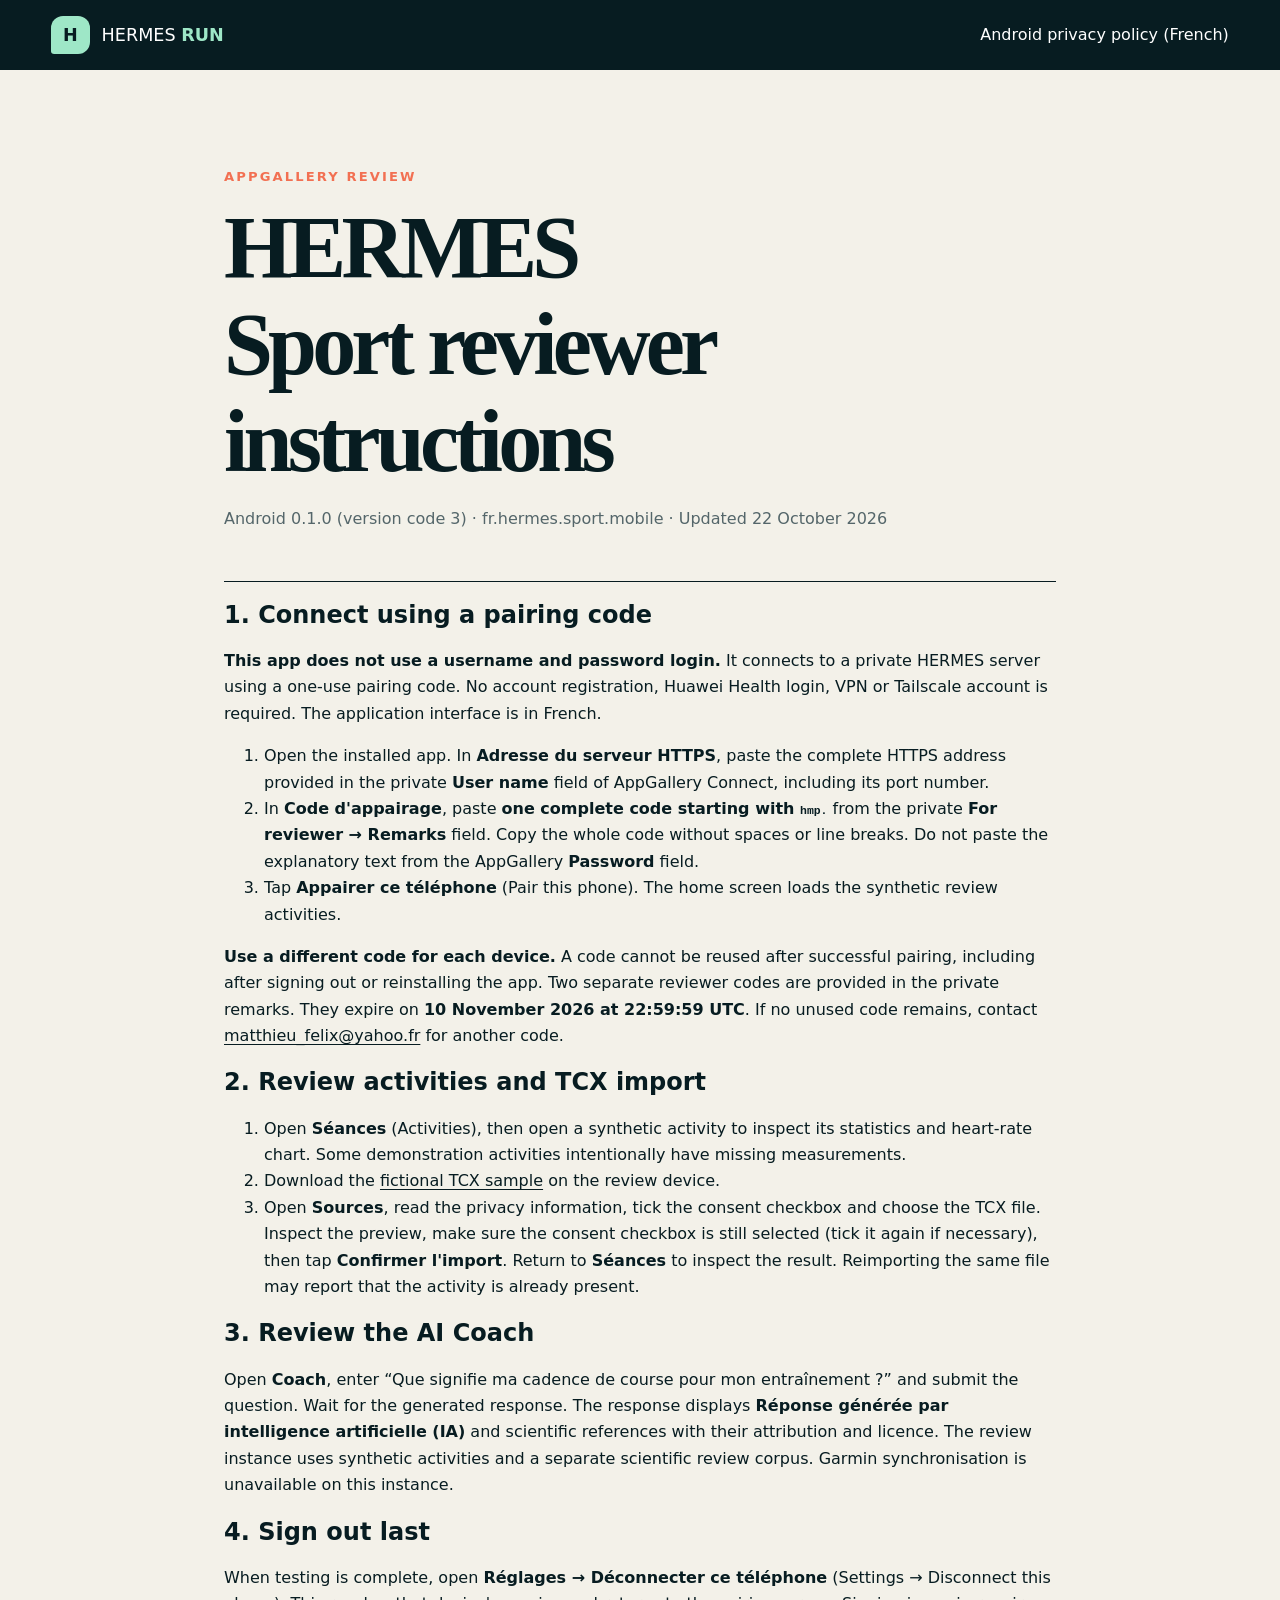
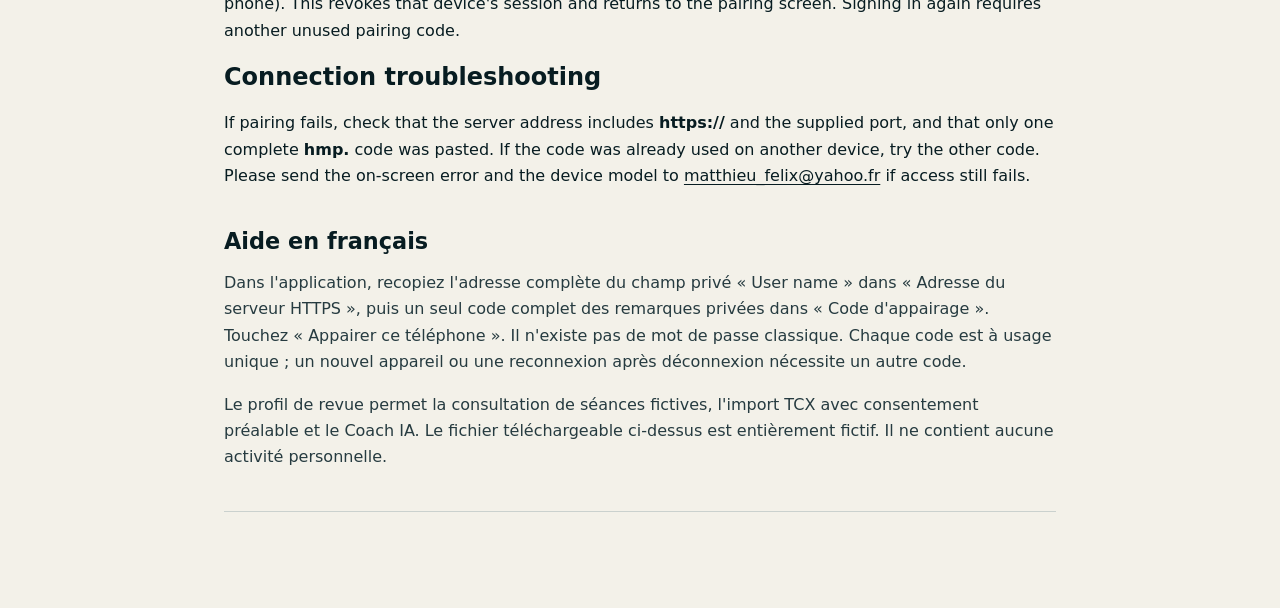
<file: mobile/review/index.html>
<!doctype html>
<html lang="en">
  <head>
    <meta charset="utf-8">
    <meta name="viewport" content="width=device-width, initial-scale=1">
    <meta name="description" content="AppGallery reviewer instructions for HERMES Sport 0.1.0 (3): server pairing, sample activities, TCX import and AI Coach.">
    <title>AppGallery review instructions — HERMES Sport</title>
    <link rel="stylesheet" href="../../assets/style.css">
  </head>
  <body>
    <header class="site-header">
      <a class="brand" href="../../" aria-label="HERMES information home">
        <span class="brand-mark" aria-hidden="true">H</span>
        <span>HERMES <strong>RUN</strong></span>
      </a>
      <nav aria-label="Navigation">
        <a href="../privacy/">Android privacy policy (French)</a>
      </nav>
    </header>
    <main class="document">
      <div class="document-heading">
        <p class="eyebrow">APPGALLERY REVIEW</p>
        <h1>HERMES Sport reviewer instructions</h1>
        <p class="meta">Android 0.1.0 (version code 3) · fr.hermes.sport.mobile · Updated 22 October 2026</p>
      </div>
      <h2>1. Connect using a pairing code</h2>
      <p><strong>This app does not use a username and password login.</strong> It connects to a private HERMES server using a one-use pairing code. No account registration, Huawei Health login, VPN or Tailscale account is required. The application interface is in French.</p>
      <ol>
        <li>Open the installed app. In <strong>Adresse du serveur HTTPS</strong>, paste the complete HTTPS address provided in the private <strong>User name</strong> field of AppGallery Connect, including its port number.</li>
        <li>In <strong>Code d'appairage</strong>, paste <strong>one complete code starting with <code>hmp.</code></strong> from the private <strong>For reviewer → Remarks</strong> field. Copy the whole code without spaces or line breaks. Do not paste the explanatory text from the AppGallery <strong>Password</strong> field.</li>
        <li>Tap <strong>Appairer ce téléphone</strong> (Pair this phone). The home screen loads the synthetic review activities.</li>
      </ol>
      <p><strong>Use a different code for each device.</strong> A code cannot be reused after successful pairing, including after signing out or reinstalling the app. Two separate reviewer codes are provided in the private remarks. They expire on <strong>10 November 2026 at 22:59:59 UTC</strong>. If no unused code remains, contact <a href="mailto:matthieu_felix@yahoo.fr">matthieu_felix@yahoo.fr</a> for another code.</p>
      <h2>2. Review activities and TCX import</h2>
      <ol>
        <li>Open <strong>Séances</strong> (Activities), then open a synthetic activity to inspect its statistics and heart-rate chart. Some demonstration activities intentionally have missing measurements.</li>
        <li>Download the <a href="review-run-appgallery.tcx" download="review-run-appgallery.tcx">fictional TCX sample</a> on the review device.</li>
        <li>Open <strong>Sources</strong>, read the privacy information, tick the consent checkbox and choose the TCX file. Inspect the preview, make sure the consent checkbox is still selected (tick it again if necessary), then tap <strong>Confirmer l'import</strong>. Return to <strong>Séances</strong> to inspect the result. Reimporting the same file may report that the activity is already present.</li>
      </ol>
      <h2>3. Review the AI Coach</h2>
      <p>Open <strong>Coach</strong>, enter <q>Que signifie ma cadence de course pour mon entraînement ?</q> and submit the question. Wait for the generated response. The response displays <strong>Réponse générée par intelligence artificielle (IA)</strong> and scientific references with their attribution and licence. The review instance uses synthetic activities and a separate scientific review corpus. Garmin synchronisation is unavailable on this instance.</p>
      <h2>4. Sign out last</h2>
      <p>When testing is complete, open <strong>Réglages → Déconnecter ce téléphone</strong> (Settings → Disconnect this phone). This revokes that device's session and returns to the pairing screen. Signing in again requires another unused pairing code.</p>
      <h2>Connection troubleshooting</h2>
      <p>If pairing fails, check that the server address includes <strong>https://</strong> and the supplied port, and that only one complete <strong>hmp.</strong> code was pasted. If the code was already used on another device, try the other code. Please send the on-screen error and the device model to <a href="mailto:matthieu_felix@yahoo.fr">matthieu_felix@yahoo.fr</a> if access still fails.</p>
      <section lang="fr">
        <h2>Aide en français</h2>
        <p>Dans l'application, recopiez l'adresse complète du champ privé « User name » dans « Adresse du serveur HTTPS », puis un seul code complet des remarques privées dans « Code d'appairage ». Touchez « Appairer ce téléphone ». Il n'existe pas de mot de passe classique. Chaque code est à usage unique ; un nouvel appareil ou une reconnexion après déconnexion nécessite un autre code.</p>
        <p>Le profil de revue permet la consultation de séances fictives, l'import TCX avec consentement préalable et le Coach IA. Le fichier téléchargeable ci-dessus est entièrement fictif. Il ne contient aucune activité personnelle.</p>
      </section>
    </main>
  </body>
</html>
</file>
<file: assets/style.css>
:root {
  color-scheme: light;
  --ink: #071c21;
  --muted: #54666a;
  --paper: #f3f1e9;
  --panel: #faf9f4;
  --mint: #9ee7c7;
  --coral: #f27052;
  --line: #cad1ce;
  --warning: #fff3c7;
  --warning-line: #dbc26d;
}

* {
  box-sizing: border-box;
}

html {
  font-family: Inter, ui-sans-serif, system-ui, -apple-system, BlinkMacSystemFont, "Segoe UI", sans-serif;
  color: var(--ink);
  background: var(--paper);
  line-height: 1.65;
}

body {
  min-height: 100vh;
  margin: 0;
}

a {
  color: inherit;
  text-underline-offset: 0.2em;
}

.site-header,
footer {
  display: flex;
  align-items: center;
  justify-content: space-between;
  gap: 2rem;
  padding: 1rem clamp(1.25rem, 4vw, 4rem);
  background: var(--ink);
  color: #fff;
}

.brand {
  display: inline-flex;
  align-items: center;
  gap: 0.75rem;
  font-size: 1.1rem;
  text-decoration: none;
}

.brand strong {
  color: var(--mint);
}

.brand-mark {
  display: grid;
  width: 2.4rem;
  height: 2.4rem;
  place-items: center;
  border-radius: 0.75rem 0.75rem 0.75rem 0.2rem;
  background: var(--mint);
  color: var(--ink);
  font-weight: 900;
}

nav {
  display: flex;
  gap: 1.25rem;
}

nav a {
  text-decoration: none;
}

nav a:hover,
nav a:focus-visible,
nav a[aria-current="page"] {
  color: var(--mint);
}

.landing,
.document {
  width: min(100% - 2.5rem, 74rem);
  margin-inline: auto;
}

.landing {
  padding-block: clamp(4rem, 10vw, 8rem);
}

.eyebrow {
  margin: 0 0 0.75rem;
  color: var(--coral);
  font-size: 0.82rem;
  font-weight: 800;
  letter-spacing: 0.16em;
}

h1,
h2 {
  line-height: 1.1;
}

h1 {
  max-width: 12ch;
  margin: 0;
  font-family: Georgia, "Times New Roman", serif;
  font-size: clamp(3.5rem, 10vw, 7rem);
  letter-spacing: -0.055em;
}

.lede {
  max-width: 48rem;
  margin: 2rem 0 3rem;
  color: var(--muted);
  font-size: clamp(1.1rem, 2vw, 1.35rem);
}

.card-grid {
  display: grid;
  grid-template-columns: repeat(2, minmax(0, 1fr));
  gap: 1.25rem;
}

.card {
  min-height: 18rem;
  padding: 2rem;
  border: 1px solid var(--line);
  border-radius: 1.5rem;
  background: var(--panel);
  text-decoration: none;
  transition: transform 160ms ease, border-color 160ms ease;
}

.card:hover,
.card:focus-visible {
  transform: translateY(-3px);
  border-color: var(--ink);
}

.card-number,
.card-link {
  color: var(--coral);
  font-weight: 800;
}

.card h2 {
  margin: 3.5rem 0 1rem;
  font-size: 2rem;
}

.card p {
  color: var(--muted);
}

.document {
  max-width: 52rem;
  padding-block: clamp(3rem, 8vw, 6rem);
}

.document-heading {
  padding-bottom: 2rem;
  border-bottom: 1px solid var(--ink);
}

.document-heading h1 {
  font-size: clamp(3rem, 8vw, 5.5rem);
}

.meta {
  color: var(--muted);
}

.draft-notice {
  margin: 2rem 0;
  padding: 1.25rem;
  border: 1px solid var(--warning-line);
  border-radius: 0.75rem;
  background: var(--warning);
}

code {
  overflow-wrap: anywhere;
  font-size: 0.88em;
}

section {
  padding-block: 1.5rem;
  border-bottom: 1px solid var(--line);
}

section h2 {
  margin: 0 0 1rem;
  font-size: 1.4rem;
}

section p,
section ul {
  color: #263b40;
}

section li + li {
  margin-top: 0.45rem;
}

footer {
  color: #c8d5d3;
  font-size: 0.88rem;
}

@media (max-width: 680px) {
  .site-header,
  footer {
    align-items: flex-start;
    flex-direction: column;
  }

  .card-grid {
    grid-template-columns: 1fr;
  }

  .card {
    min-height: auto;
  }
}
</file>
